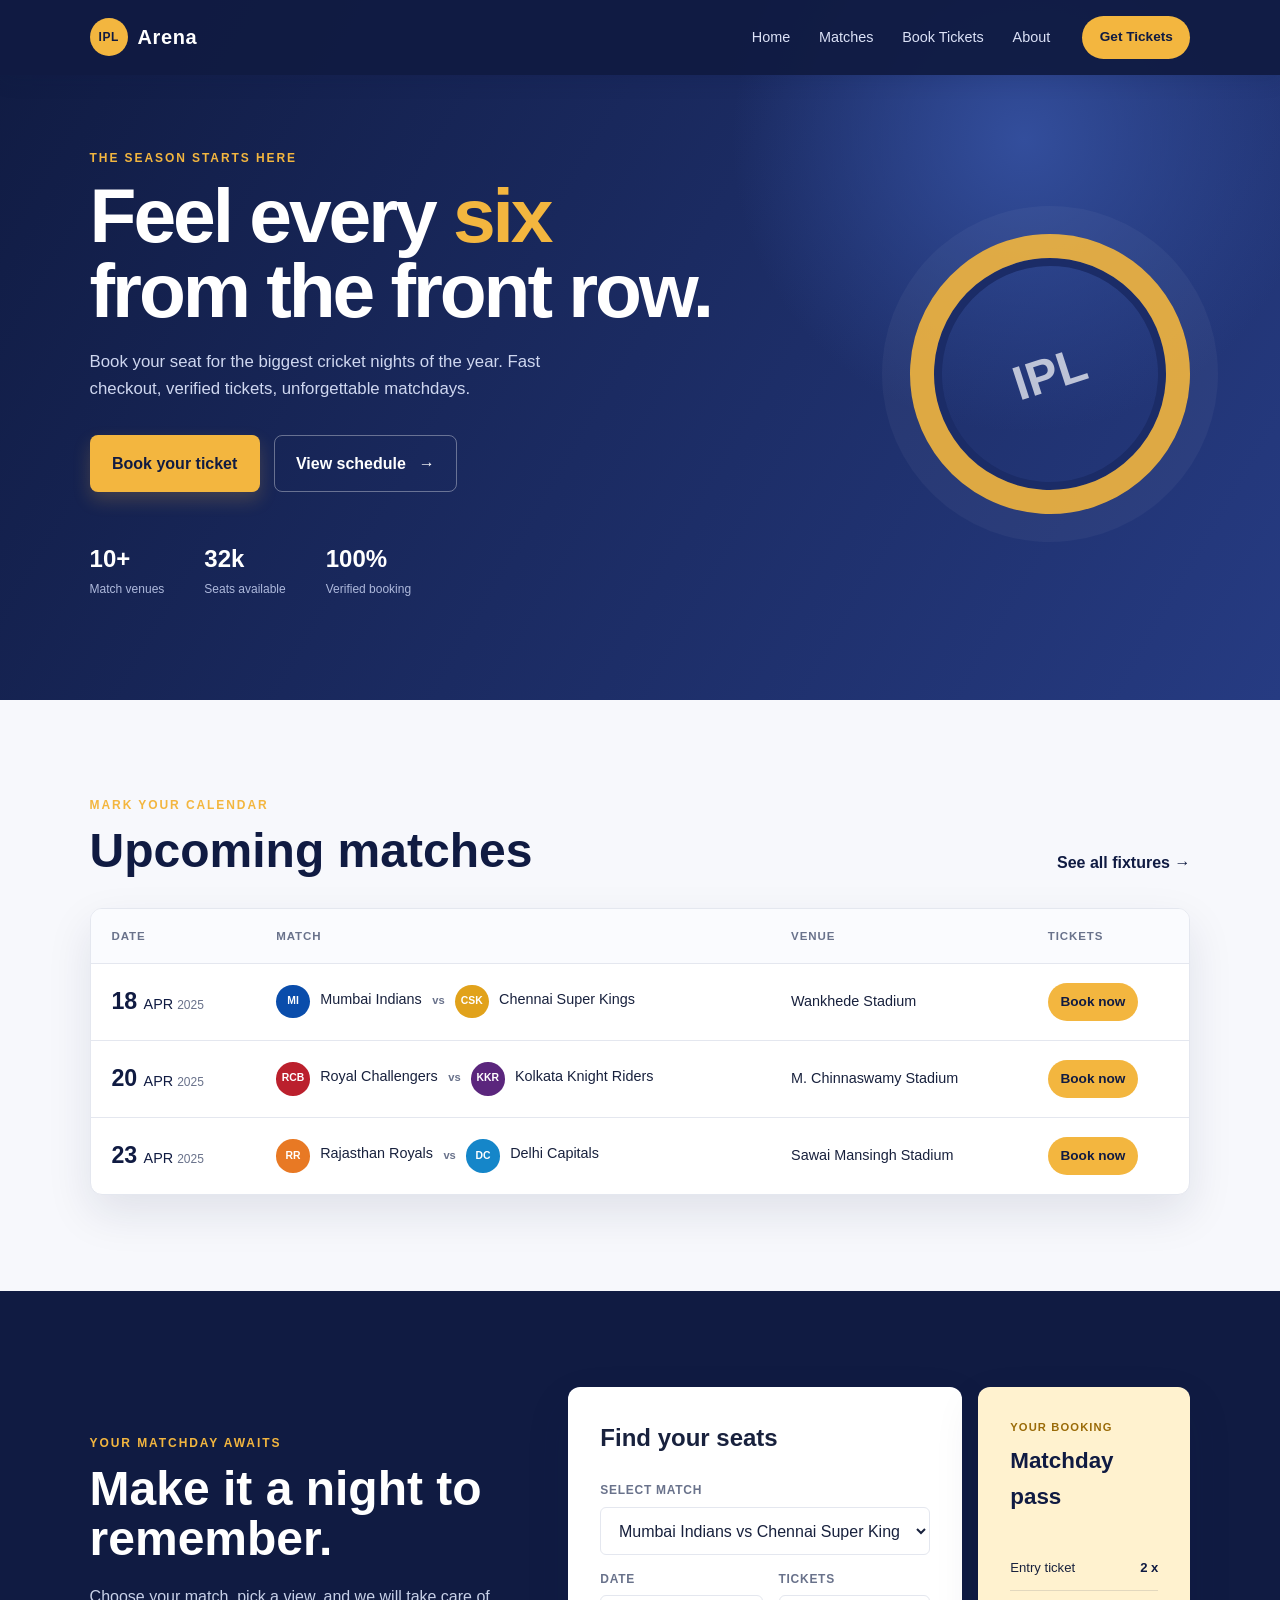
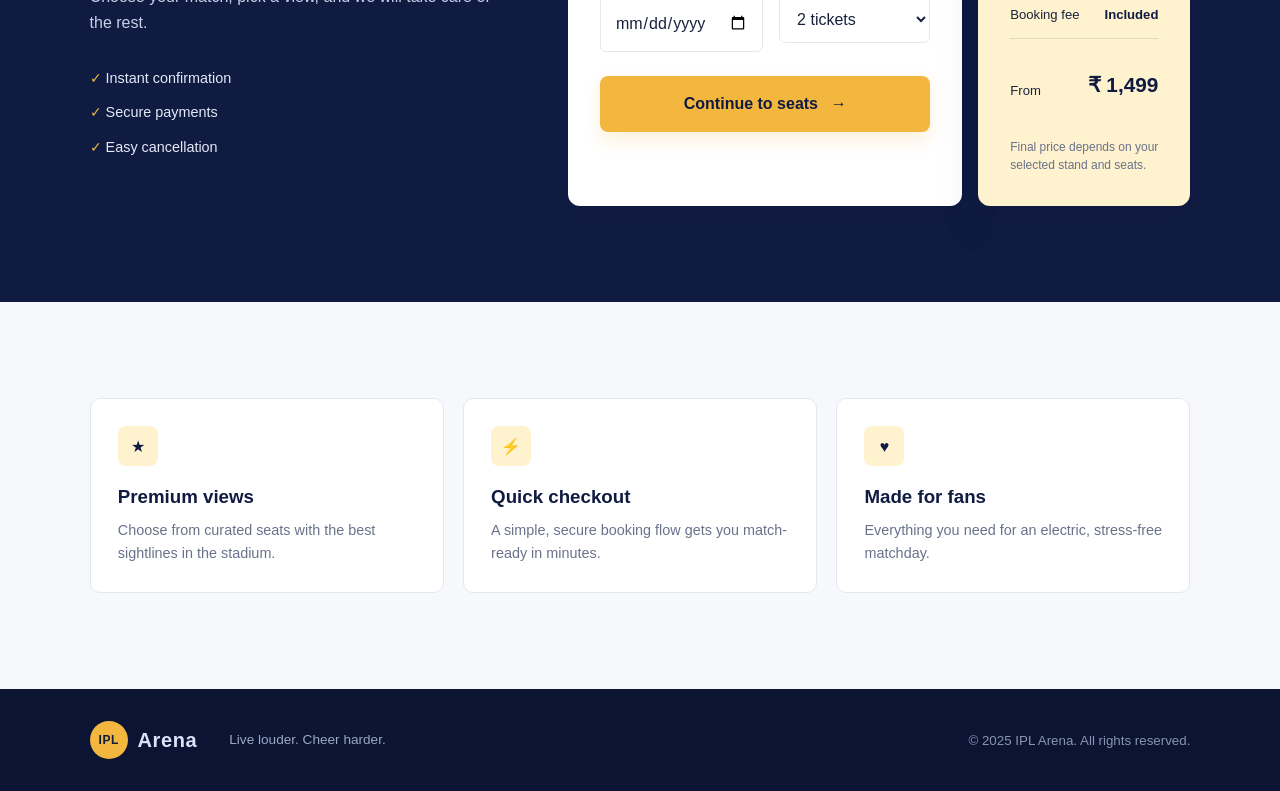
<file: index.html>
<!DOCTYPE html>
<html lang="en">
<head>
    <meta charset="UTF-8">
    <meta name="viewport" content="width=device-width, initial-scale=1.0">
    <title>IPL Arena | Book Your Matchday</title>
    <link rel="stylesheet" href="styles.css">
</head>
<body>
    <header class="site-header">
        <nav class="navbar" aria-label="Main navigation">
            <a class="brand" href="#home"><span class="brand-mark">IPL</span><span>Arena</span></a>
            <div class="nav-links">
                <a href="#home">Home</a>
                <a href="#matches">Matches</a>
                <a href="#booking">Book Tickets</a>
                <a href="#about">About</a>
            </div>
            <a class="nav-button" href="#booking">Get Tickets</a>
        </nav>
    </header>

    <main>
        <section class="hero" id="home">
            <div class="hero-content">
                <p class="eyebrow">The season starts here</p>
                <h1>Feel every <span>six</span> from the front row.</h1>
                <p class="hero-copy">Book your seat for the biggest cricket nights of the year. Fast checkout, verified tickets, unforgettable matchdays.</p>
                <div class="hero-actions">
                    <a class="button button-primary" href="#booking">Book your ticket</a>
                    <a class="button button-ghost" href="#matches">View schedule <span aria-hidden="true">&#8594;</span></a>
                </div>
                <div class="hero-stats">
                    <div><strong>10+</strong><span>Match venues</span></div>
                    <div><strong>32k</strong><span>Seats available</span></div>
                    <div><strong>100%</strong><span>Verified booking</span></div>
                </div>
            </div>
            <div class="hero-ball" aria-hidden="true">IPL</div>
        </section>

        <section class="section" id="matches">
            <div class="section-heading">
                <div><p class="eyebrow">Mark your calendar</p><h2>Upcoming matches</h2></div>
                <a class="text-link" href="#booking">See all fixtures <span aria-hidden="true">&#8594;</span></a>
            </div>
            <div class="table-wrap">
                <table>
                    <thead><tr><th>Date</th><th>Match</th><th>Venue</th><th>Tickets</th></tr></thead>
                    <tbody>
                        <tr><td><strong>18</strong> APR <small>2025</small></td><td><span class="team">MI</span> Mumbai Indians <b>vs</b> <span class="team team-gold">CSK</span> Chennai Super Kings</td><td>Wankhede Stadium</td><td><a class="table-button" href="#booking">Book now</a></td></tr>
                        <tr><td><strong>20</strong> APR <small>2025</small></td><td><span class="team team-red">RCB</span> Royal Challengers <b>vs</b> <span class="team team-purple">KKR</span> Kolkata Knight Riders</td><td>M. Chinnaswamy Stadium</td><td><a class="table-button" href="#booking">Book now</a></td></tr>
                        <tr><td><strong>23</strong> APR <small>2025</small></td><td><span class="team team-orange">RR</span> Rajasthan Royals <b>vs</b> <span class="team team-blue">DC</span> Delhi Capitals</td><td>Sawai Mansingh Stadium</td><td><a class="table-button" href="#booking">Book now</a></td></tr>
                    </tbody>
                </table>
            </div>
        </section>

        <section class="booking-section" id="booking">
            <div class="booking-copy"><p class="eyebrow">Your matchday awaits</p><h2>Make it a night to remember.</h2><p>Choose your match, pick a view, and we will take care of the rest.</p><div class="perks"><span>&#10003; Instant confirmation</span><span>&#10003; Secure payments</span><span>&#10003; Easy cancellation</span></div></div>
            <div class="booking-panel">
                <form class="booking-form">
                    <h3>Find your seats</h3>
                    <label for="match">Select match</label><select id="match"><option>Mumbai Indians vs Chennai Super Kings</option><option>Royal Challengers vs Kolkata Knight Riders</option><option>Rajasthan Royals vs Delhi Capitals</option></select>
                    <div class="form-row"><div><label for="date">Date</label><input id="date" type="date"></div><div><label for="tickets">Tickets</label><select id="tickets"><option>2 tickets</option><option>3 tickets</option><option>4 tickets</option></select></div></div>
                    <button class="button button-primary" type="submit">Continue to seats <span aria-hidden="true">&#8594;</span></button>
                </form>
                <aside class="booking-summary" aria-label="Booking summary">
                    <p class="summary-label">Your booking</p>
                    <h3>Matchday pass</h3>
                    <div class="summary-line"><span>Entry ticket</span><strong>2 x</strong></div>
                    <div class="summary-line"><span>Booking fee</span><strong>Included</strong></div>
                    <div class="summary-total"><span>From</span><strong>&#8377; 1,499</strong></div>
                    <p class="summary-note">Final price depends on your selected stand and seats.</p>
                </aside>
            </div>
        </section>

        <section class="section features" id="about"><div class="feature-card"><span class="feature-icon">&#9733;</span><h3>Premium views</h3><p>Choose from curated seats with the best sightlines in the stadium.</p></div><div class="feature-card"><span class="feature-icon">&#9889;</span><h3>Quick checkout</h3><p>A simple, secure booking flow gets you match-ready in minutes.</p></div><div class="feature-card"><span class="feature-icon">&#9829;</span><h3>Made for fans</h3><p>Everything you need for an electric, stress-free matchday.</p></div></section>
    </main>

    <footer class="footer"><a class="brand" href="#home"><span class="brand-mark">IPL</span><span>Arena</span></a><p>Live louder. Cheer harder.</p><small>&copy; 2025 IPL Arena. All rights reserved.</small></footer>
</body>
</html>
</file>
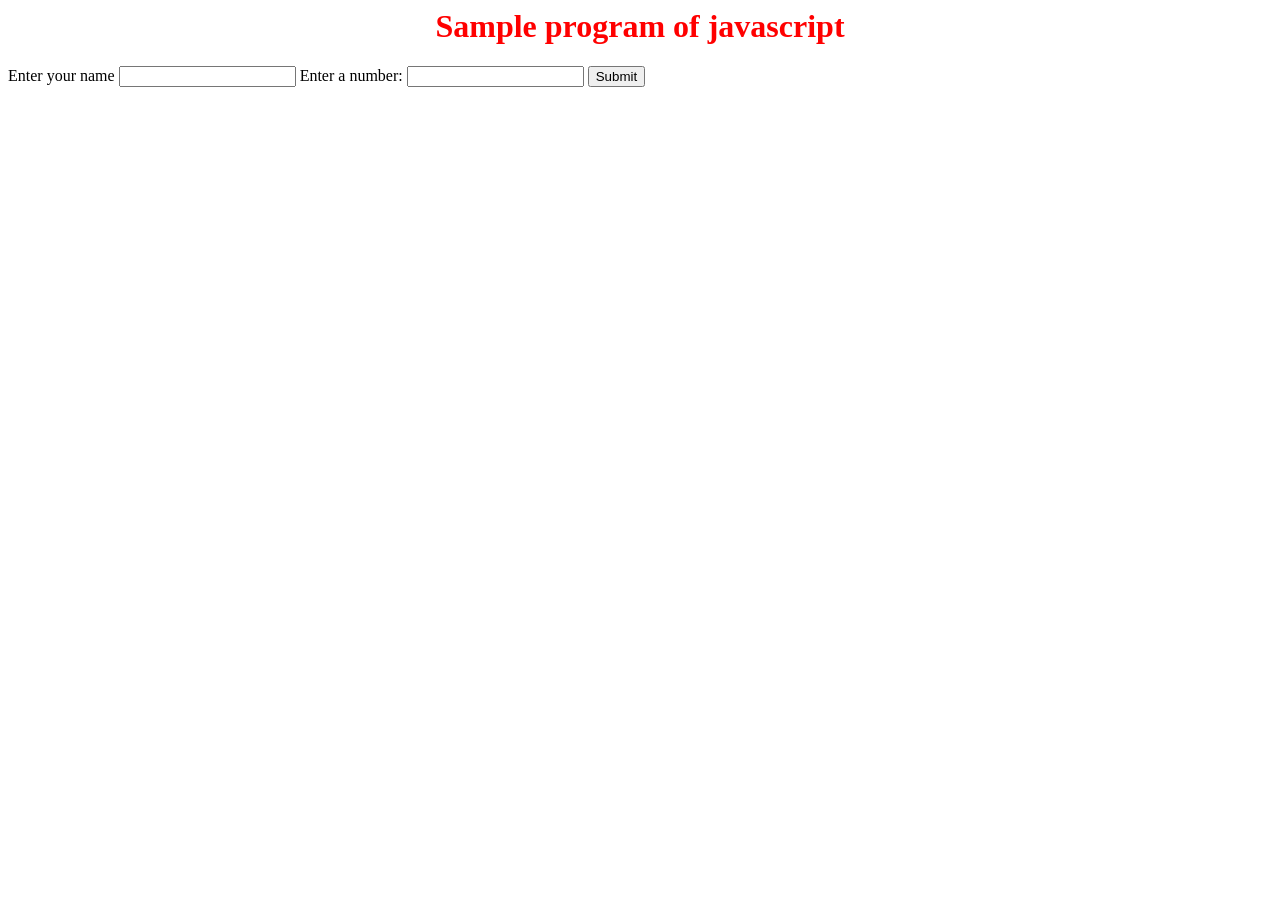
<file: 15thsep.html>
<Doctype! html>
    <head> 
        <style type="text/css">
            h1.one{color:red; text-align:center}
            h1.two{color: blue;}
        </style>
    </head>
    <body>
        <h1 class="one"> Sample program of javascript </h1>
        <form onsubmit="eg(); return false;">
            <label for="txtName">Enter your name</label>
            <input type="text" id="txtName" minlength=5 maxlength=10/>
            <label for="number"> Enter a number: </label>
            <input type="text" id="txtNumber" maxlength=10  pattern="[0-9]{10}" title="exactly 10 digits" required/>
            <input type="submit"/>

        </form>
        <p id="result"> </p>
        <script type="text/javascript">

            function eg(){
                var name=document.getElementById("txtName").value;
                var a=document.getElementById("txtNumber").value;
                document.getElementById("result").innerHTML="welcome"+name+"and your phone number is"+ a;
            }
            /*var a=parseInt(prompt("Enter a number"));
            var b=parseInt(prompt("Enter a number"));
             // document.write() used for displaying content on the website

            var c=a+b;
            document.write("<h1 class=two>" + "Sum of a and b: "+ c + "</h1>");

            if(c%2==0)
        {
            document.write(c + "is even");
        }

        else{
            document.write(c + "is odd");
        }
            // + operator used for contacatination
            alert(c)*/
        </script>
    </body>


    </html>
</file>
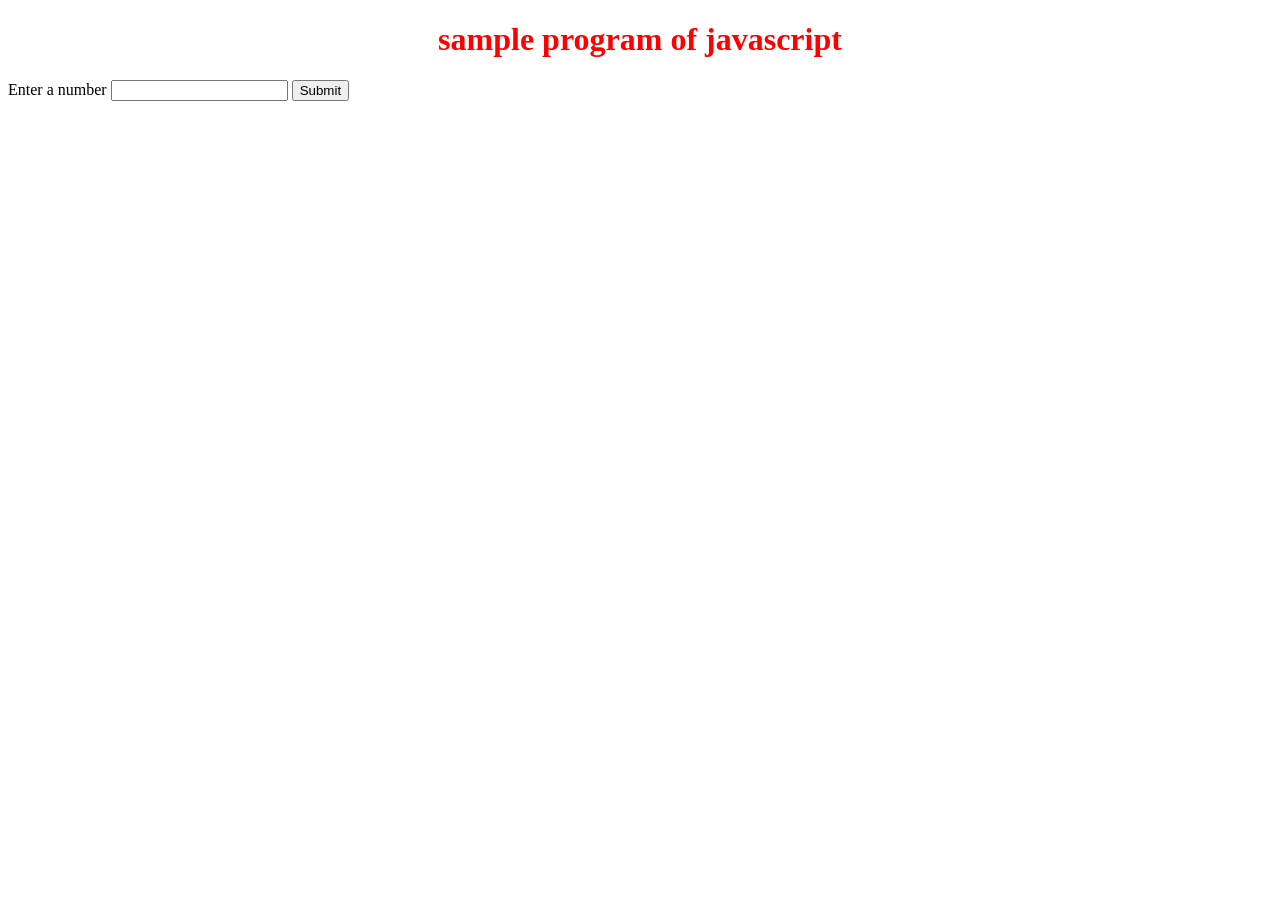
<file: 8th sep.html>
<!DOCTYPE html>
<html>
    <head>
         <!--this is we are assigning values to the variable -->
        <title>my fuirst javascript </title>
            <style type="text/css">
                h1.one{color:red;text-align: center;}
                h1.two{color:blue}
            </style>
</head>
    <body>
        <h1 class="one">sample program of javascript</h1>
        <form>
            <label for="number">Enter a number</label>
            <input type="text" id="txtNumber"/>
            <input type="submit" onclick=eg();/>
        </form>
        <script type="text/javascript">
            <!---the javascriptsyntaxes-->
            function eg{
            var a=document.getElementById(txtNumber).value;
            document.write(a);
            
            //document.write("<h1 style=color: blue>"+"value of "+a+"and"+b+"is"+c+"</h1>");<!--we are concatenating values here-->
            
        </script>
    </body>
</html>
</file>
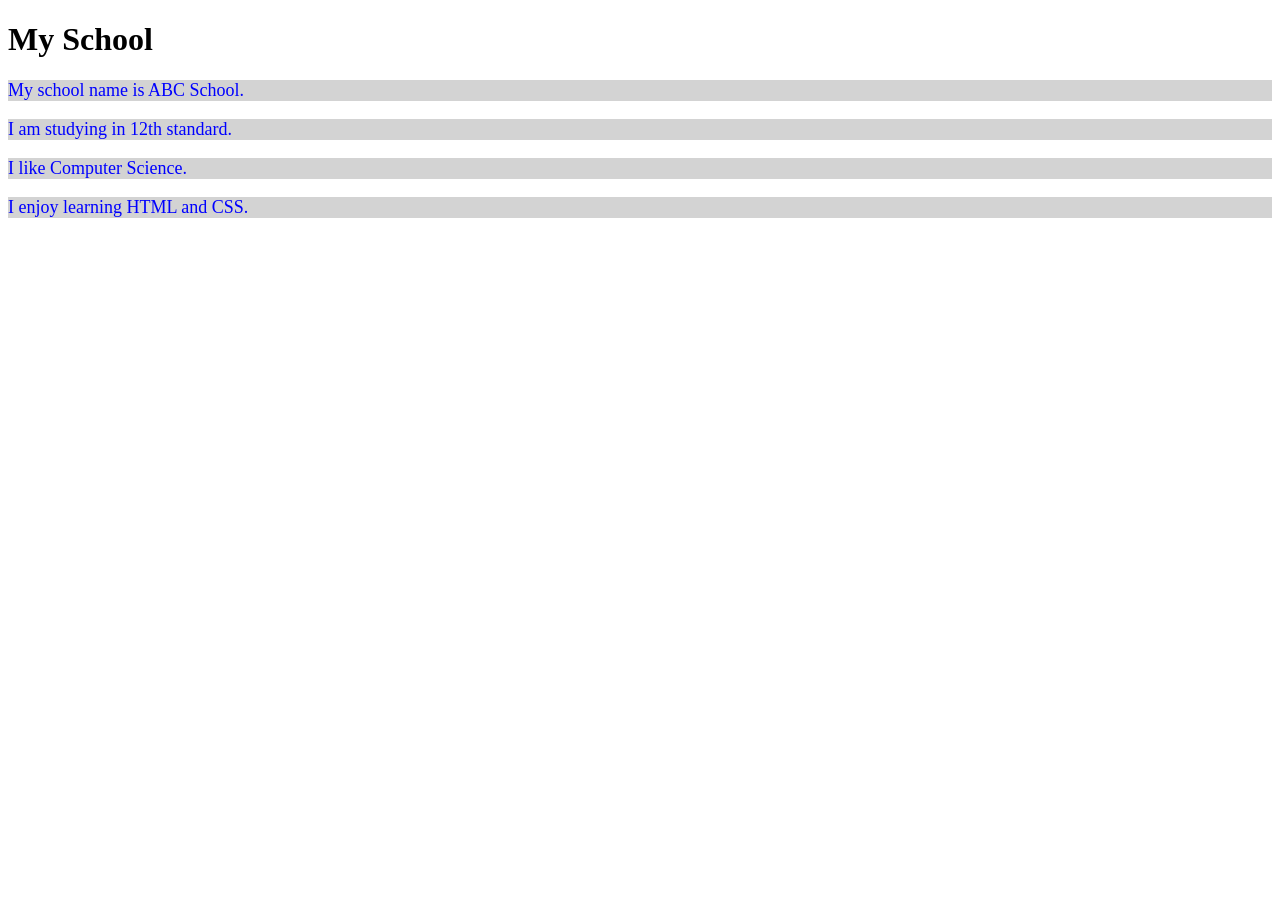
<file: classselec.html>
<!DOCTYPE html>
<html>
<head>
    <title>Class Selector</title>
    <link rel="stylesheet" href="g.css">
</head>

<body>

    <h1>My School</h1>

    <p class="text">My school name is ABC School.</p>
    <p class="text">I am studying in 12th standard.</p>
    <p class="text">I like Computer Science.</p>
    <p class="text">I enjoy learning HTML and CSS.</p>

</body>
</html>
</file>
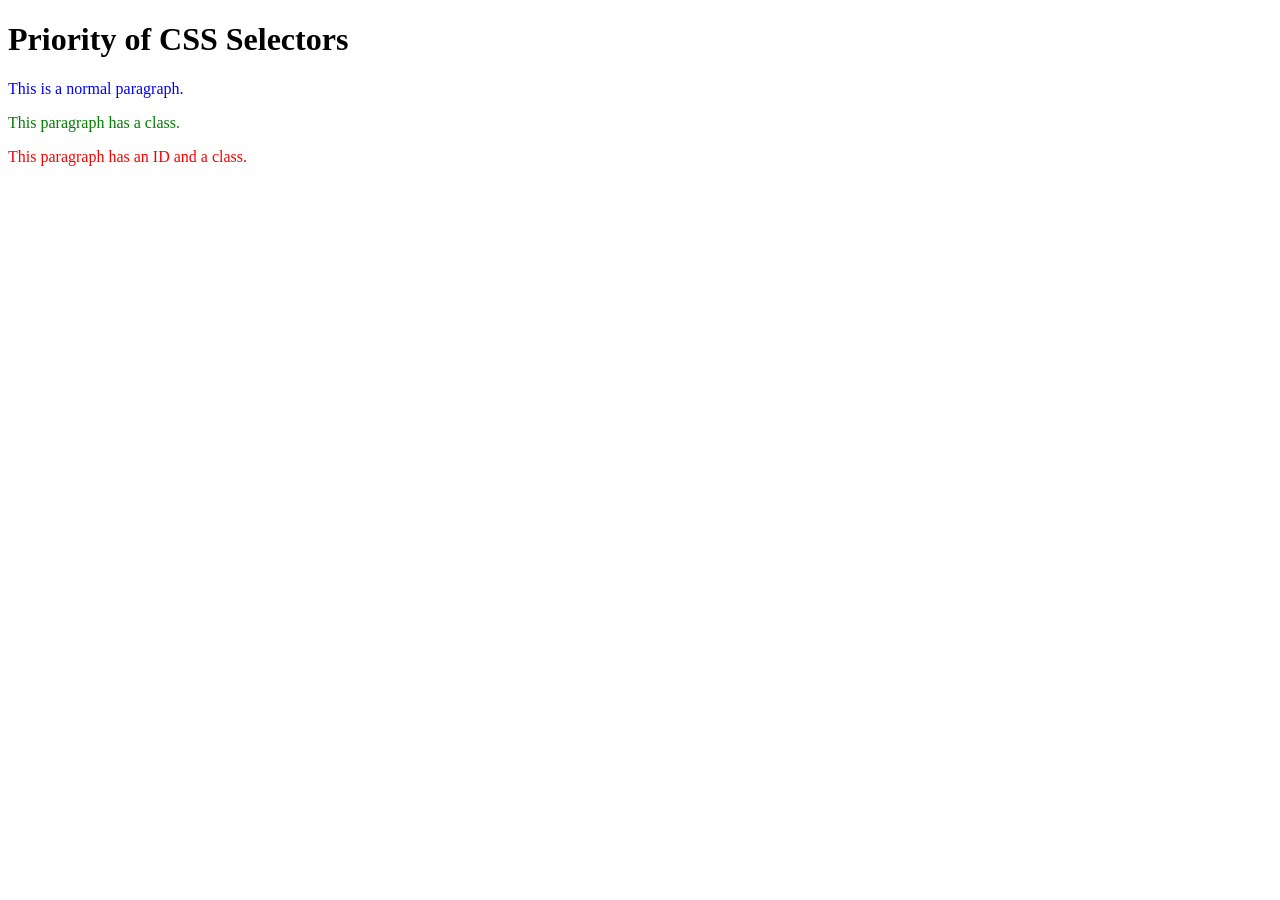
<file: p tag.html>
<!DOCTYPE html>
<html>
<head>
    <title>CSS Selector Priority</title>
    <link rel="stylesheet" href="p.css">
</head>
<body>
    <h1>Priority of CSS Selectors</h1>
    <p>This is a normal paragraph.</p>
    <p class="text">This paragraph has a class.</p>
    <p id="special" class="text">This paragraph has an ID and a class.</p>
</body>
</html>
</file>
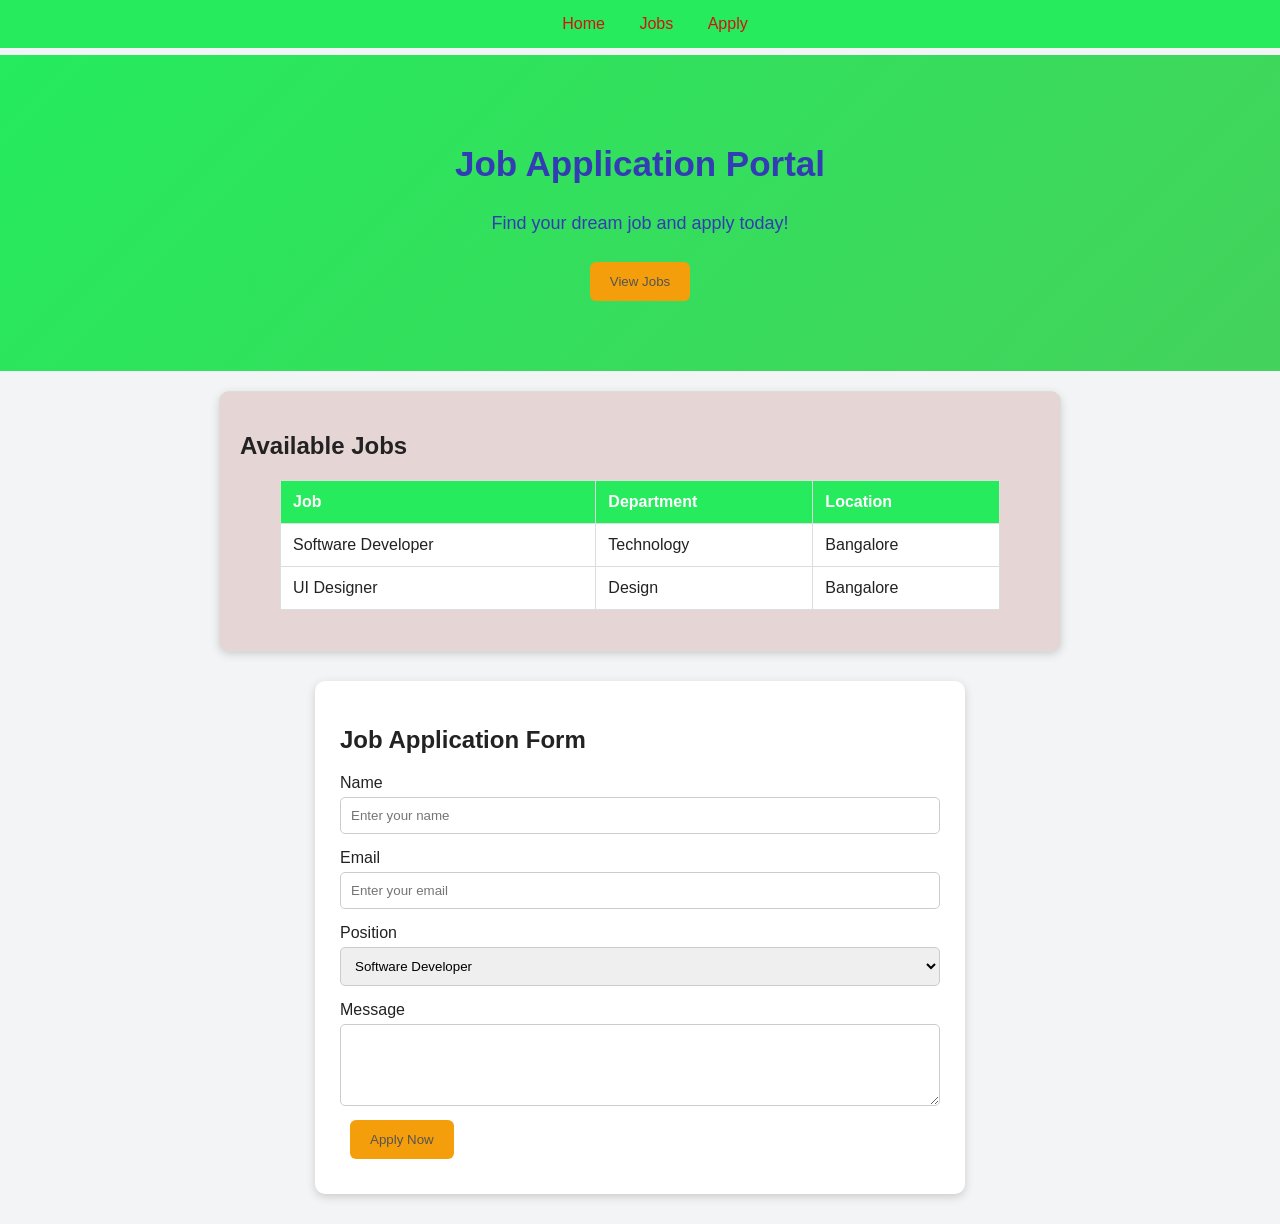
<file: web dev--Reva/job.html>
<!DOCTYPE html>
<html>
<head>
    <title>Job Application</title>
    <link rel="stylesheet" href="movies.css">
</head>

<body>
    <nav>
        <a href="#home">Home</a>
        <a href="#jobs">Jobs</a>
        <a href="#apply">Apply</a>
    </nav>

    <section class="hero" id="home">
        <h1>Job Application Portal</h1>
        <p>Find your dream job and apply today!</p>
        <button>View Jobs</button>
    </section>

    <div class="card">
        <h2>Available Jobs</h2>

        <table>
            <tr>
                <th>Job</th>
                <th>Department</th>
                <th>Location</th>
            </tr>
            <tr>
                <td>Software Developer</td>
                <td>Technology</td>
                <td>Bangalore</td>
            </tr>
            <tr>
                <td>UI Designer</td>
                <td>Design</td>
                <td>Bangalore</td>
            </tr>
        </table>
    </div>

    <form id="apply">
        <h2>Job Application Form</h2>

        <label>Name</label>
        <input type="text" placeholder="Enter your name">

        <label>Email</label>
        <input type="email" placeholder="Enter your email">

        <label>Position</label>
        <select>
            <option>Software Developer</option>
            <option>UI Designer</option>
        </select>

        <label>Message</label>
        <textarea rows="4"></textarea>

        <button type="submit">Apply Now</button>
    </form>
</body>
</html>
</file>
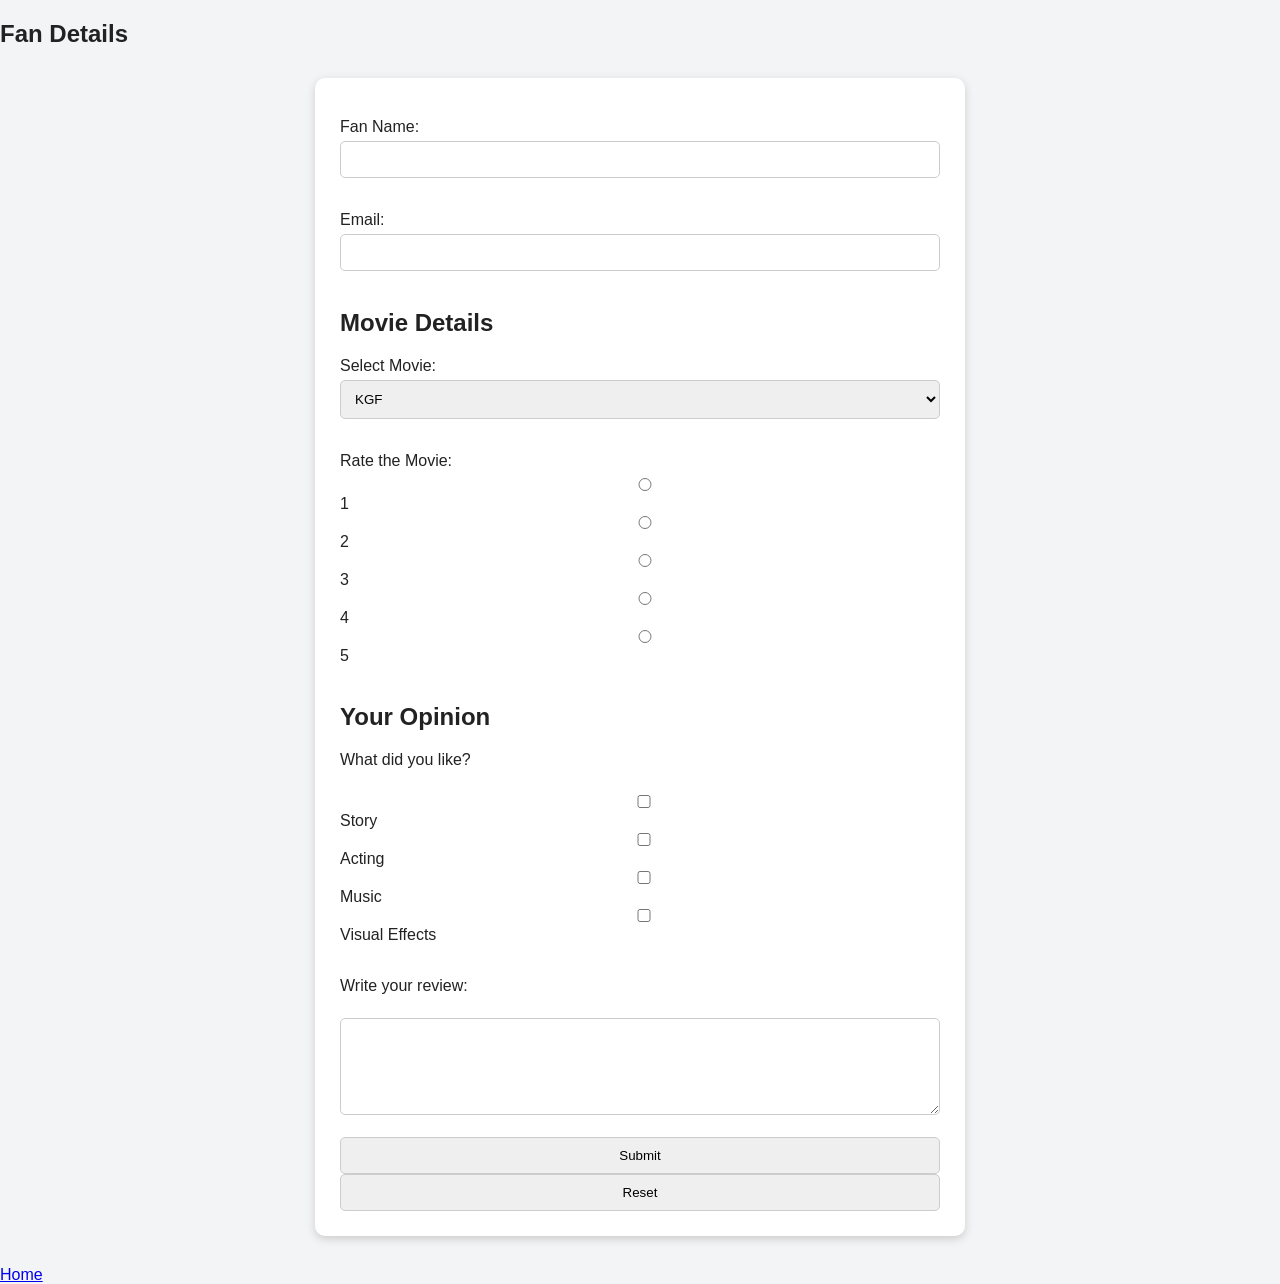
<file: web dev--Reva/movies.html>
<!DOCTYPE html>
<html>
<head>
    <title>Movie Review Form</title>
<link rel="stylesheet" type="text/css" href="movies.css">

</head>

<body>

    <h2>Fan Details</h2>

    <form>

        <label for="fanname">Fan Name:</label>
        <input type="text" id="fanname" name="fanname">
        <br><br>

        <label for="email">Email:</label>
        <input type="email" id="email" name="email">
        <br><br>

        <h2>Movie Details</h2>

        <label for="movie">Select Movie:</label>
        <select id="movie" name="movie">
            <option value="kgf">KGF</option>
            <option value="kantara">Kantara</option>
            <option value="rrr">RRR</option>
            <option value="pushpa">Pushpa</option>
        </select>

        <br><br>

        <label>Rate the Movie:</label>
        <input type="radio" name="rating" value="1"> 1
        <input type="radio" name="rating" value="2"> 2
        <input type="radio" name="rating" value="3"> 3
        <input type="radio" name="rating" value="4"> 4
        <input type="radio" name="rating" value="5"> 5

        <br><br>

        <h2>Your Opinion</h2>

        <label>What did you like?</label>
        <br>

        <input type="checkbox" name="opinion" value="story"> Story
        <input type="checkbox" name="opinion" value="acting"> Acting
        <input type="checkbox" name="opinion" value="music"> Music
        <input type="checkbox" name="opinion" value="visual"> Visual Effects

        <br><br>

        <label for="review">Write your review:</label>
        <br>

        <textarea id="review" name="review" rows="5" cols="30"></textarea>

        <br><br>

        <input type="submit" value="Submit">
        <input type="reset" value="Reset">

    </form>
<a href="2nd.html"> Home</a>

</body>
</html>
</file>
<file: styles.css>
:root {
    --primary: #101b42;
    --primary-light: #1b2c67;
    --accent: #f3b63f;
    --accent-soft: #fff2cf;
    --background: #f7f8fc;
    --surface: #ffffff;
    --text: #18213d;
    --muted: #69728b;
    --border: #e4e7ef;
    --shadow: 0 18px 45px rgba(16, 27, 66, 0.10);
}

* { box-sizing: border-box; }
html { scroll-behavior: smooth; }
body { margin: 0; color: var(--text); background: var(--background); font-family: "Trebuchet MS", "Segoe UI", sans-serif; line-height: 1.6; }
a { color: inherit; text-decoration: none; }
.site-header { position: relative; z-index: 10; }
.navbar { position: fixed; top: 0; left: 0; right: 0; display: flex; align-items: center; gap: 2rem; padding: 1rem 7%; color: white; background: rgba(16, 27, 66, 0.94); box-shadow: 0 4px 20px rgba(16, 27, 66, .14); }
.brand { display: inline-flex; align-items: center; gap: .6rem; font-size: 1.25rem; font-weight: 800; letter-spacing: .03em; }
.brand-mark { display: grid; place-items: center; width: 2.4rem; height: 2.4rem; color: var(--primary); background: var(--accent); border-radius: 50%; font-size: .75rem; }
.nav-links { display: flex; gap: 1.8rem; margin-left: auto; }
.nav-links a { color: #dce2f7; font-size: .9rem; transition: color .2s, transform .2s; }
.nav-links a:hover { color: var(--accent); transform: translateY(-2px); }
.nav-button, .table-button { padding: .65rem 1.1rem; color: var(--primary); background: var(--accent); border-radius: 999px; font-weight: 800; font-size: .85rem; }
.hero { min-height: 700px; display: flex; align-items: center; overflow: hidden; padding: 9rem 7% 6rem; color: white; background: radial-gradient(circle at 80% 20%, #334e9c 0, transparent 25%), linear-gradient(120deg, #101b42, #263b82); }
.hero-content { position: relative; z-index: 1; width: min(630px, 100%); }
.eyebrow { margin: 0 0 .65rem; color: var(--accent); font-size: .75rem; font-weight: 800; letter-spacing: .16em; text-transform: uppercase; }
h1, h2, h3, p { margin-top: 0; }
h1 { max-width: 650px; margin-bottom: 1.3rem; font-size: clamp(2.8rem, 6vw, 5.5rem); line-height: .98; letter-spacing: -.04em; }
h1 span { color: var(--accent); }
.hero-copy { max-width: 500px; color: #cfd7f0; font-size: 1.05rem; }
.hero-actions { display: flex; flex-wrap: wrap; gap: .9rem; margin: 2rem 0 3rem; }
.button { display: inline-flex; align-items: center; justify-content: center; gap: .8rem; border: 0; cursor: pointer; font: inherit; font-weight: 800; }
.button-primary { padding: .95rem 1.4rem; color: var(--primary); background: var(--accent); border-radius: 8px; box-shadow: 0 8px 18px rgba(243, 182, 63, .2); }
.button-primary:hover { background: #ffd36e; transform: translateY(-2px); }
.button-ghost { padding: .9rem 1.3rem; color: white; border: 1px solid rgba(255,255,255,.35); border-radius: 8px; }
.button-ghost:hover { border-color: var(--accent); color: var(--accent); }
.hero-stats { display: flex; gap: 2.5rem; }
.hero-stats div { display: grid; gap: .15rem; }
.hero-stats strong { font-size: 1.5rem; }.hero-stats span { color: #aeb9dc; font-size: .75rem; }
.hero-ball { display: grid; place-items: center; width: 280px; height: 280px; margin-left: auto; border: 24px solid rgba(243,182,63,.9); border-radius: 50%; color: rgba(255,255,255,.7); font-size: 3rem; font-weight: 900; transform: rotate(-18deg); box-shadow: inset 0 0 0 8px var(--primary-light), 0 0 0 28px rgba(255,255,255,.04); }
.section { width: min(1120px, 86%); margin: 0 auto; padding: 6rem 0; }
.section-heading { display: flex; align-items: end; justify-content: space-between; margin-bottom: 2rem; }.section h2, .booking-copy h2 { margin-bottom: 0; color: var(--primary); font-size: clamp(2rem, 4vw, 3rem); line-height: 1.05; }
.text-link { color: var(--primary); font-weight: 800; }.text-link:hover { color: #b17a08; }
.table-wrap { overflow-x: auto; background: var(--surface); border: 1px solid var(--border); border-radius: 12px; box-shadow: var(--shadow); }
table { width: 100%; min-width: 750px; border-collapse: collapse; text-align: left; }.table-wrap th { padding: 1.1rem 1.3rem; color: var(--muted); background: #fafbfe; font-size: .72rem; letter-spacing: .08em; text-transform: uppercase; }.table-wrap td { padding: 1.2rem 1.3rem; border-top: 1px solid var(--border); font-size: .9rem; }.table-wrap td:first-child { color: var(--primary); white-space: nowrap; }.table-wrap td:first-child strong { margin-right: .2rem; font-size: 1.45rem; }.table-wrap td small { color: var(--muted); }.table-wrap td b { margin: 0 .4rem; color: var(--muted); font-size: .7rem; }.team { display: inline-grid; place-items: center; width: 2.1rem; height: 2.1rem; margin-right: .4rem; color: white; background: #0a4dab; border-radius: 50%; font-size: .65rem; font-weight: 800; }.team-gold { background: #e1a21b; }.team-red { background: #bb202d; }.team-purple { background: #5b267d; }.team-orange { background: #e87924; }.team-blue { background: #1586c9; }.table-button { display: inline-block; padding: .5rem .8rem; white-space: nowrap; }.table-button:hover, .nav-button:hover { background: #ffd36e; }
.booking-section { display: grid; grid-template-columns: minmax(240px, .8fr) minmax(520px, 1.2fr); gap: 4rem; align-items: center; padding: 6rem 7%; color: white; background: var(--primary); }.booking-copy { max-width: 500px; }.booking-copy h2 { color: white; }.booking-copy > p:not(.eyebrow) { margin-top: 1.2rem; color: #c7d0e8; }.perks { display: grid; gap: .7rem; margin-top: 2rem; color: #e4e9f7; font-size: .9rem; }.perks span::first-letter { color: var(--accent); }.booking-panel { display: grid; grid-template-columns: minmax(0, 1.3fr) minmax(190px, .7fr); gap: 1rem; align-items: stretch; }.booking-form, .booking-summary { padding: 2rem; color: var(--text); background: var(--surface); border-radius: 12px; box-shadow: var(--shadow); }.booking-form h3 { margin-bottom: 1.5rem; font-size: 1.5rem; }.booking-form label { display: block; margin: .9rem 0 .4rem; color: var(--muted); font-size: .75rem; font-weight: 800; text-transform: uppercase; letter-spacing: .06em; }.booking-form select, .booking-form input { width: 100%; padding: .85rem; border: 1px solid var(--border); border-radius: 6px; color: var(--text); background: white; font: inherit; }.form-row { display: grid; grid-template-columns: 1fr 1fr; gap: 1rem; }.booking-form .button { width: 100%; margin-top: 1.5rem; }.booking-summary { background: var(--accent-soft); }.summary-label { margin-bottom: .4rem; color: #9a6b08; font-size: .7rem; font-weight: 800; letter-spacing: .1em; text-transform: uppercase; }.booking-summary h3 { margin-bottom: 1.8rem; color: var(--primary); font-size: 1.4rem; }.summary-line, .summary-total { display: flex; justify-content: space-between; gap: 1rem; padding: .8rem 0; border-bottom: 1px solid rgba(16, 27, 66, .12); font-size: .82rem; }.summary-line strong { color: var(--primary); }.summary-total { margin-top: 1rem; border-bottom: 0; align-items: end; }.summary-total strong { color: var(--primary); font-size: 1.3rem; }.summary-note { margin: 1.6rem 0 0; color: var(--muted); font-size: .75rem; line-height: 1.45; }
.features { display: grid; grid-template-columns: repeat(3, 1fr); gap: 1.2rem; }.feature-card { padding: 1.7rem; border: 1px solid var(--border); border-radius: 10px; background: var(--surface); }.feature-icon { display: grid; place-items: center; width: 2.5rem; height: 2.5rem; margin-bottom: 1rem; color: var(--primary); background: var(--accent-soft); border-radius: 8px; }.feature-card h3 { margin-bottom: .4rem; color: var(--primary); }.feature-card p { margin: 0; color: var(--muted); font-size: .9rem; }
.footer { display: flex; align-items: center; gap: 2rem; padding: 2rem 7%; color: #dce2f7; background: #0b1433; }.footer p { margin: 0 auto 0 0; color: #9da8c6; font-size: .85rem; }.footer small { color: #8994b2; }
@media (max-width: 980px) { .booking-section { grid-template-columns: 1fr; gap: 2.5rem; }.booking-copy { max-width: 680px; } }
@media (max-width: 760px) { .navbar { align-items: flex-start; flex-wrap: wrap; padding: .8rem 5%; }.nav-links { display: flex; flex-basis: 100%; flex-direction: column; gap: .25rem; order: 3; padding-top: .5rem; }.nav-links a { padding: .35rem 0; }.nav-button { margin-left: auto; }.hero { min-height: 680px; padding: 10rem 7% 5rem; }.hero-ball { display: none; }.hero-stats { gap: 1.2rem; }.hero-stats strong { font-size: 1.2rem; }.hero-stats span { font-size: .65rem; }.section { width: 86%; padding: 4rem 0; }.section-heading { align-items: start; flex-direction: column; gap: 1rem; }.booking-section { padding: 4rem 7%; }.booking-panel { grid-template-columns: 1fr; }.booking-summary { order: 2; }.form-row { grid-template-columns: 1fr; gap: 0; }.features { grid-template-columns: 1fr; }.footer { flex-wrap: wrap; gap: 1rem; }.footer p { width: 100%; order: 3; } }
</file>
<file: g.css>
.text {
    color: blue;
    font-size: 18px;
    background-color: lightgray;
}
</file>
<file: p.css>
p {
    color: blue;
}

.text {
    color: green;
}

#special {
    color: red;
}
</file>
<file: web dev--Reva/movies.css>
/* Theme Variables */
:root {
    --primary: #25eb5d;
    --accent: #f59e0b;
    --background: #f3f4f6;
    --text: #222222;
}

/* General */
body {
    margin: 0;
    font-family: Arial, sans-serif;
    background: var(--background);
    color: var(--text);
}

/* Navigation Bar */
nav {
    position: fixed;
    top: 0;
    width: 100%;
    background: var(--primary);
    padding: 15px;
    text-align: center;
}

nav a {
    color: rgb(209, 19, 19);
    text-decoration: none;
    margin: 15px;
}

nav a:hover {
    color: var(--accent);
}

/* Hero / Banner */
.hero {
    margin-top: 55px;
    padding: 60px 20px;
    text-align: center;
    color: rgb(51, 60, 180);
    background: linear-gradient(135deg, var(--primary), #44d25c);
}

.hero h1 {
    font-size: 35px;
}

.hero p {
    font-size: 18px;
}

/* Buttons */
button,
.btn {
    background: var(--accent);
    color: rgb(86, 83, 83);
    border: none;
    padding: 12px 20px;
    margin: 10px;
    border-radius: 6px;
    cursor: pointer;
}

button:hover,
.btn:hover {
    opacity: 0.8;
}

/* Cards */
.card {
    background: rgb(229, 213, 213);
    padding: 20px;
    margin: 20px auto;
    border: 1px solid #ddd;
    border-radius: 10px;
    box-shadow: 0 3px 8px #ccc;
    max-width: 800px;
}

/* Table */
table {
    width: 90%;
    margin: 20px auto;
    border-collapse: collapse;
    background: white;
}

th,
td {
    padding: 12px;
    border: 1px solid #ddd;
    text-align: left;
}

th {
    background: var(--primary);
    color: white;
}

/* Form */
form {
    background: white;
    max-width: 600px;
    margin: 30px auto;
    padding: 25px;
    border-radius: 10px;
    box-shadow: 0 3px 8px #ccc;
}

label {
    display: block;
    margin-top: 15px;
    margin-bottom: 5px;
}

input,
select,
textarea {
    width: 100%;
    padding: 10px;
    box-sizing: border-box;
    border: 1px solid #ccc;
    border-radius: 5px;
}

input:focus,
select:focus,
textarea:focus {
    border-color: var(--primary);
    outline: none;
}
</file>
